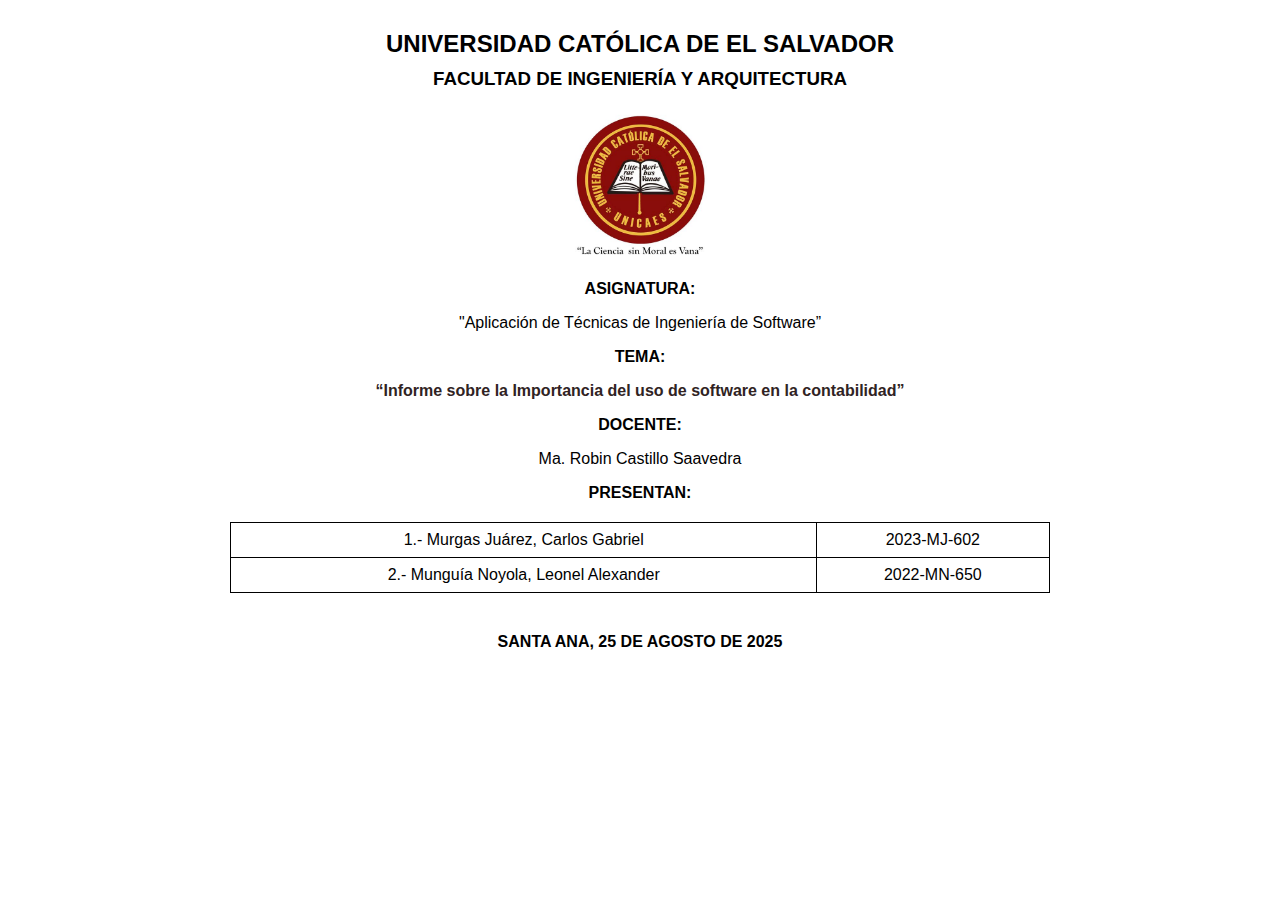
<file: index.html>
<!DOCTYPE html>
<html lang="es">
<head>
    <meta charset="UTF-8">
    <title>Carátula</title>
    <link rel="stylesheet" href="css/estilo.css">
</head>
<body>
    <div class="contenedor">

        <h2>UNIVERSIDAD CATÓLICA DE EL SALVADOR</h2>
        <h3>FACULTAD DE INGENIERÍA Y ARQUITECTURA</h3>

        <img src="imagenes/logo.jpg" alt="Logo Universidad" class="logo">

        <h4>ASIGNATURA:</h4>
        <p>"Aplicación de Técnicas de Ingeniería de Software”</p>

        <h4>TEMA:</h4>
        <p><span class="tema">“Informe sobre la Importancia del uso de software en la contabilidad”</span></p>

        <h4>DOCENTE:</h4>
        <p>Ma. Robin Castillo Saavedra</p>

        <h4>PRESENTAN:</h4>
        <table>
            <tr>
                <td>1.- Murgas Juárez, Carlos Gabriel</td>
                <td>2023-MJ-602</td>
            </tr>
            <tr>
                <td>2.- Munguía Noyola, Leonel Alexander</td>
                <td>2022-MN-650</td>
            </tr>
        </table>

        <p class="fecha">SANTA ANA, 25 DE AGOSTO DE 2025</p>
    </div>
</body>
</html>
</file>
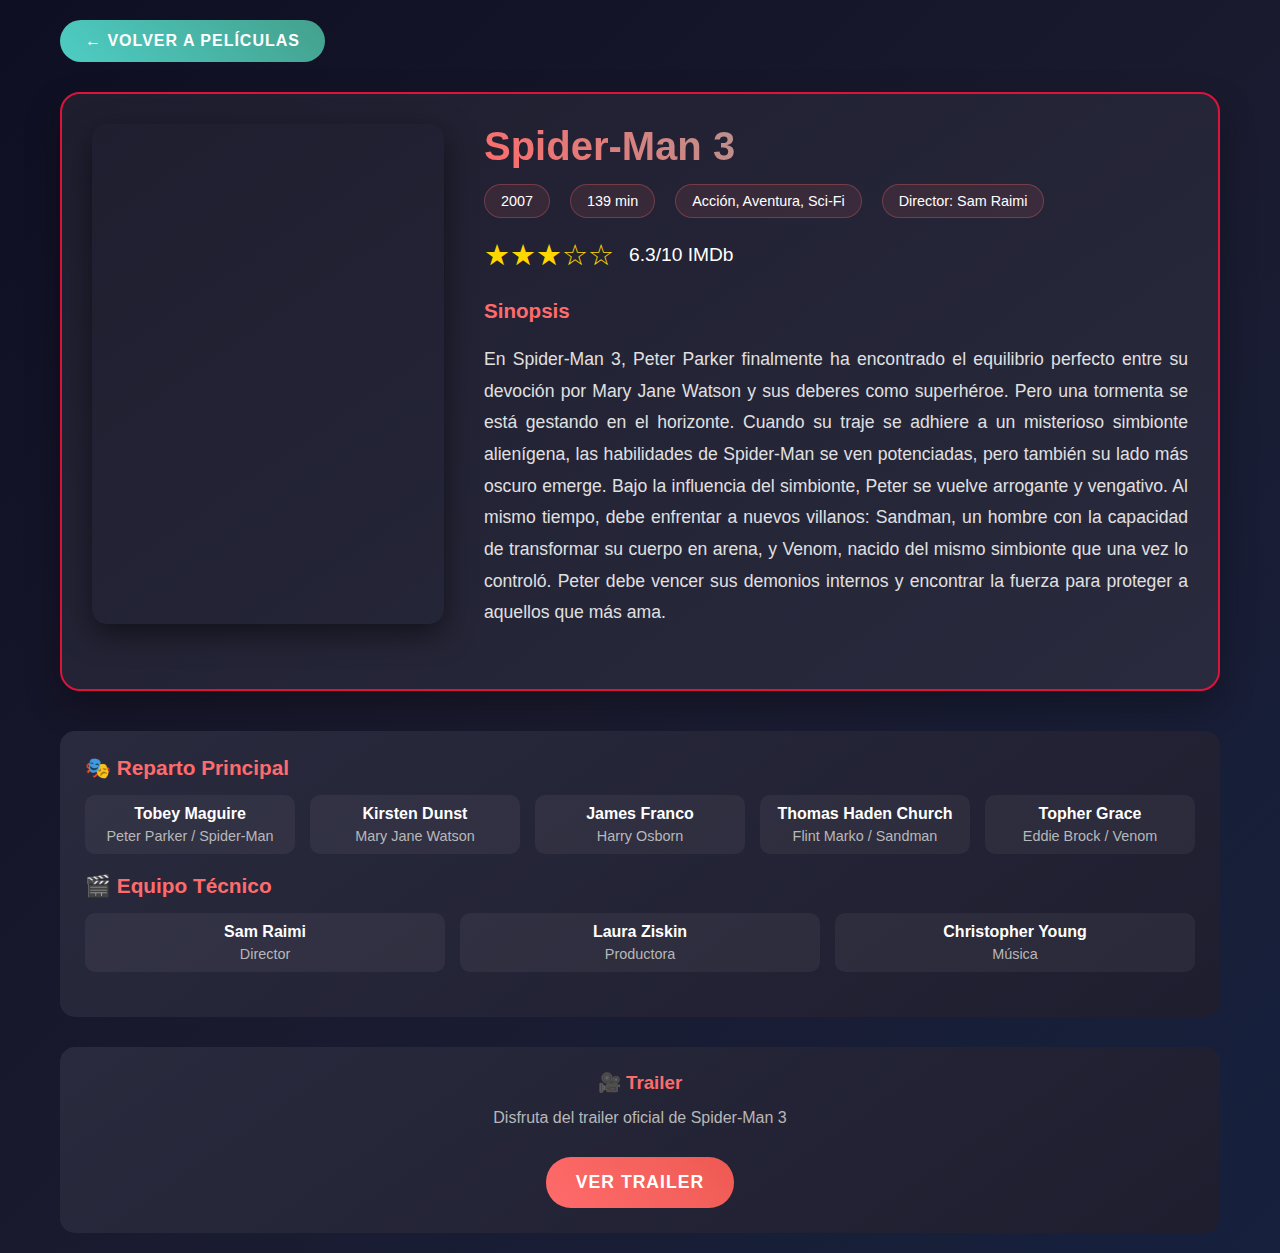
<file: detalles.html>
<!DOCTYPE html>
<html lang="es">
  <head>
    <meta charset="UTF-8" />
    <meta name="viewport" content="width=device-width, initial-scale=1.0" />
    <title>CineMax - Detalles de Película</title>
    <style>
      * {
        margin: 0;
        padding: 0;
        box-sizing: border-box;
      }

      body {
        font-family: "Arial", sans-serif;
        background: linear-gradient(135deg, #0f0f23, #1a1a2e, #16213e);
        color: #fff;
        min-height: 100vh;
      }

      .container {
        max-width: 1200px;
        margin: 0 auto;
        padding: 20px;
      }

      .back-btn {
        background: linear-gradient(45deg, #4ecdc4, #44a08d);
        color: white;
        border: none;
        padding: 12px 25px;
        border-radius: 25px;
        cursor: pointer;
        font-size: 1em;
        margin-bottom: 30px;
        text-decoration: none;
        display: inline-block;
        transition: all 0.3s ease;
        text-transform: uppercase;
        letter-spacing: 1px;
        font-weight: 600;
      }

      .back-btn:hover {
        transform: translateY(-2px);
        box-shadow: 0 8px 25px rgba(78, 205, 196, 0.4);
      }

      .movie-detail {
        display: grid;
        grid-template-columns: 1fr 2fr;
        gap: 40px;
        margin-bottom: 40px;
        background: linear-gradient(145deg, #1e1e2f, #2a2a3e);
        border-radius: 20px;
        padding: 30px;
        box-shadow: 0 15px 35px rgba(0, 0, 0, 0.3);
      }

      .movie-poster-large {
        width: 100%;
        height: 500px;
        background-size: cover;
        background-position: center;
        border-radius: 15px;
        box-shadow: 0 10px 30px rgba(0, 0, 0, 0.5);
      }

      .movie-info-detailed {
        display: flex;
        flex-direction: column;
        justify-content: space-between;
      }

      .movie-title-large {
        font-size: 2.5em;
        margin-bottom: 15px;
        background: linear-gradient(45deg, #ff6b6b, #4ecdc4);
        background-clip: text;
        -webkit-background-clip: text;
        -webkit-text-fill-color: transparent;
      }

      .movie-meta {
        display: flex;
        gap: 20px;
        margin-bottom: 20px;
        flex-wrap: wrap;
      }

      .meta-item {
        background: rgba(255, 107, 107, 0.1);
        padding: 8px 16px;
        border-radius: 20px;
        font-size: 0.9em;
        border: 1px solid rgba(255, 107, 107, 0.3);
      }

      .rating-large {
        display: flex;
        align-items: center;
        margin-bottom: 20px;
        font-size: 1.2em;
      }

      .stars-large {
        color: #ffd700;
        margin-right: 15px;
        font-size: 1.5em;
      }

      .synopsis {
        font-size: 1.1em;
        line-height: 1.8;
        color: #e0e0e0;
        margin-bottom: 30px;
        text-align: justify;
      }

      .cast-crew {
        background: linear-gradient(145deg, #2a2a3e, #1e1e2f);
        border-radius: 15px;
        padding: 25px;
        margin-bottom: 30px;
      }

      .cast-crew h3 {
        color: #ff6b6b;
        margin-bottom: 15px;
        font-size: 1.3em;
      }

      .cast-list,
      .crew-list {
        display: grid;
        grid-template-columns: repeat(auto-fit, minmax(200px, 1fr));
        gap: 15px;
        margin-bottom: 20px;
      }

      .person {
        background: rgba(255, 255, 255, 0.05);
        padding: 10px;
        border-radius: 10px;
        text-align: center;
      }

      .person-name {
        font-weight: bold;
        margin-bottom: 5px;
      }

      .person-role {
        color: #b8b8b8;
        font-size: 0.9em;
      }

      .trailer-section {
        background: linear-gradient(145deg, #2a2a3e, #1e1e2f);
        border-radius: 15px;
        padding: 25px;
        text-align: center;
      }

      .trailer-btn {
        background: linear-gradient(45deg, #ff6b6b, #ee5a52);
        color: white;
        border: none;
        padding: 15px 30px;
        border-radius: 25px;
        cursor: pointer;
        font-size: 1.1em;
        font-weight: 600;
        transition: all 0.3s ease;
        text-transform: uppercase;
        letter-spacing: 1px;
        margin-top: 15px;
      }

      .trailer-btn:hover {
        transform: translateY(-2px);
        box-shadow: 0 8px 25px rgba(255, 107, 107, 0.6);
      }

      @media (max-width: 768px) {
        .movie-detail {
          grid-template-columns: 1fr;
          gap: 20px;
        }

        .movie-title-large {
          font-size: 2em;
        }

        .cast-list,
        .crew-list {
          grid-template-columns: 1fr;
        }
      }

      /* Estilos específicos para cada película */
      .spiderman-theme {
        border: 2px solid #dc143c;
      }

      .transformers-theme {
        border: 2px solid #ff8c00;
      }

      .conjuro-theme {
        border: 2px solid #8b0000;
      }
    </style>
  </head>
  <body>
    <div class="container">
      <a href="peliculas.html" class="back-btn">← Volver a Películas</a>

      <div id="movie-content">
        <!-- El contenido se carga dinámicamente con JavaScript -->
      </div>
    </div>

    <script>
      // Datos de las películas
      const peliculas = {
        spiderman3: {
          titulo: "Spider-Man 3",
          año: "2007",
          duracion: "139 min",
          genero: "Acción, Aventura, Sci-Fi",
          director: "Sam Raimi",
          rating: "6.3",
          estrellas: "★★★☆☆",
          poster:
            "data:image/svg+xml,<svg xmlns='http://www.w3.org/2000/svg' viewBox='0 0 400 600'><rect width='400' height='600' fill='%23dc143c'/><circle cx='200' cy='150' r='60' fill='%23000'/><path d='M200 90 L200 210 M140 150 L260 150 M170 120 L230 120 M170 180 L230 180' stroke='%23fff' stroke-width='3'/><text x='200' y='350' text-anchor='middle' fill='%23fff' font-size='24' font-weight='bold'>SPIDER-MAN 3</text><text x='200' y='380' text-anchor='middle' fill='%23ccc' font-size='16'>2007</text></svg>",
          sinopsis:
            "En Spider-Man 3, Peter Parker finalmente ha encontrado el equilibrio perfecto entre su devoción por Mary Jane Watson y sus deberes como superhéroe. Pero una tormenta se está gestando en el horizonte. Cuando su traje se adhiere a un misterioso simbionte alienígena, las habilidades de Spider-Man se ven potenciadas, pero también su lado más oscuro emerge. Bajo la influencia del simbionte, Peter se vuelve arrogante y vengativo. Al mismo tiempo, debe enfrentar a nuevos villanos: Sandman, un hombre con la capacidad de transformar su cuerpo en arena, y Venom, nacido del mismo simbionte que una vez lo controló. Peter debe vencer sus demonios internos y encontrar la fuerza para proteger a aquellos que más ama.",
          reparto: [
            { nombre: "Tobey Maguire", papel: "Peter Parker / Spider-Man" },
            { nombre: "Kirsten Dunst", papel: "Mary Jane Watson" },
            { nombre: "James Franco", papel: "Harry Osborn" },
            { nombre: "Thomas Haden Church", papel: "Flint Marko / Sandman" },
            { nombre: "Topher Grace", papel: "Eddie Brock / Venom" },
          ],
          equipo: [
            { nombre: "Sam Raimi", papel: "Director" },
            { nombre: "Laura Ziskin", papel: "Productora" },
            { nombre: "Christopher Young", papel: "Música" },
          ],
          tema: "spiderman-theme",
        },
        transformers2: {
          titulo: "Transformers: Revenge of the Fallen",
          año: "2009",
          duracion: "149 min",
          genero: "Acción, Aventura, Sci-Fi",
          director: "Michael Bay",
          rating: "6.0",
          estrellas: "★★★☆☆",
          poster:
            "data:image/svg+xml,<svg xmlns='http://www.w3.org/2000/svg' viewBox='0 0 400 600'><rect width='400' height='600' fill='%231a1a1a'/><polygon points='200,80 240,140 160,140' fill='%23ff8c00'/><rect x='180' y='140' width='40' height='60' fill='%23c0c0c0'/><rect x='170' y='200' width='60' height='40' fill='%23808080'/><text x='200' y='320' text-anchor='middle' fill='%23fff' font-size='20' font-weight='bold'>TRANSFORMERS:</text><text x='200' y='345' text-anchor='middle' fill='%23fff' font-size='20' font-weight='bold'>REVENGE OF</text><text x='200' y='370' text-anchor='middle' fill='%23fff' font-size='20' font-weight='bold'>THE FALLEN</text><text x='200' y='400' text-anchor='middle' fill='%23ccc' font-size='16'>2009</text></svg>",
          sinopsis:
            "Dos años han pasado desde que Sam Witwicky salvó el universo, rescatando al mundo de una invasión malévola al lado de los Autobots liderados por Optimus Prime. A pesar de sus actos heroicos, Sam sigue siendo un adolescente normal que lucha por una vida ordinaria: quiere ir a la universidad y alejarse de los robots. Pero el destino tiene otros planes para él. Los fragmentos del AllSpark han impregnado su mente con antiguos símbolos Cybertron, convirtiendo a Sam en el objetivo principal de los Decepticons. Cuando una antigua raza de máquinas llamada 'The Fallen' despierta para reclamar la Tierra, Sam debe aceptar su destino y unirse una vez más a Optimus Prime y Bumblebee en una batalla épica que se extiende por todo el mundo.",
          reparto: [
            { nombre: "Shia LaBeouf", papel: "Sam Witwicky" },
            { nombre: "Megan Fox", papel: "Mikaela Banes" },
            { nombre: "Josh Duhamel", papel: "Major Lennox" },
            { nombre: "Tyrese Gibson", papel: "Robert Epps" },
            { nombre: "John Turturro", papel: "Agent Simmons" },
          ],
          equipo: [
            { nombre: "Michael Bay", papel: "Director" },
            { nombre: "Lorenzo di Bonaventura", papel: "Productor" },
            { nombre: "Steve Jablonsky", papel: "Música" },
          ],
          tema: "transformers-theme",
        },
        conjuro2: {
          titulo: "El Conjuro 2",
          año: "2016",
          duracion: "134 min",
          genero: "Terror, Misterio, Thriller",
          director: "James Wan",
          rating: "7.3",
          estrellas: "★★★★☆",
          poster:
            "data:image/svg+xml,<svg xmlns='http://www.w3.org/2000/svg' viewBox='0 0 400 600'><rect width='400' height='600' fill='%232c1810'/><circle cx='200' cy='150' r='50' fill='%23000' opacity='0.7'/><path d='M200 100 Q220 120 200 140 Q180 120 200 100' fill='%238b0000'/><rect x='150' y='180' width='100' height='80' fill='%234a4a4a' opacity='0.8'/><text x='200' y='320' text-anchor='middle' fill='%23fff' font-size='24' font-weight='bold'>EL CONJURO 2</text><text x='200' y='350' text-anchor='middle' fill='%23ccc' font-size='16'>2016</text></svg>",
          sinopsis:
            "En 1977, los renombrados demonólogos Ed y Lorraine Warren viajan a Enfield, un pueblo en el norte de Londres, para investigar informes de actividad sobrenatural en la casa de la familia Hodgson. Peggy Hodgson, una madre soltera que lucha por mantener a flote su familia, busca ayuda cuando fenómenos extraños y aterradores comienzan a atormentar a su familia, especialmente a su hija Janet. Lo que inicialmente parece ser un caso de poltergeist se convierte en algo mucho más siniestro y peligroso. Los Warren pronto descubren que se enfrentan a una de las manifestaciones más malévolas que han encontrado jamás. Mientras Janet se convierte en el foco de la actividad paranormal, los Warren deben usar toda su experiencia y fe para salvar a la niña y a su familia de una presencia demoníaca que amenaza con destruir sus vidas.",
          reparto: [
            { nombre: "Patrick Wilson", papel: "Ed Warren" },
            { nombre: "Vera Farmiga", papel: "Lorraine Warren" },
            { nombre: "Madison Wolfe", papel: "Janet Hodgson" },
            { nombre: "Frances O'Connor", papel: "Peggy Hodgson" },
            { nombre: "Lauren Esposito", papel: "Margaret Hodgson" },
          ],
          equipo: [
            { nombre: "James Wan", papel: "Director" },
            { nombre: "Peter Safran", papel: "Productor" },
            { nombre: "Joseph Bishara", papel: "Música" },
          ],
          tema: "conjuro-theme",
        },
      };

      function cargarDetalles() {
        const peliculaId =
          localStorage.getItem("peliculaSeleccionada") || "spiderman3";
        const pelicula = peliculas[peliculaId];

        const content = document.getElementById("movie-content");
        content.innerHTML = `
                <div class="movie-detail ${pelicula.tema}">
                    <div class="movie-poster-large" style="background-image: url('${
                      pelicula.poster
                    }')"></div>
                    <div class="movie-info-detailed">
                        <div>
                            <h1 class="movie-title-large">${
                              pelicula.titulo
                            }</h1>
                            <div class="movie-meta">
                                <div class="meta-item">${pelicula.año}</div>
                                <div class="meta-item">${
                                  pelicula.duracion
                                }</div>
                                <div class="meta-item">${pelicula.genero}</div>
                                <div class="meta-item">Director: ${
                                  pelicula.director
                                }</div>
                            </div>
                            <div class="rating-large">
                                <div class="stars-large">${
                                  pelicula.estrellas
                                }</div>
                                <div>${pelicula.rating}/10 IMDb</div>
                            </div>
                        </div>
                        <div class="synopsis">
                            <h3 style="color: #ff6b6b; margin-bottom: 15px;">Sinopsis</h3>
                            ${pelicula.sinopsis}
                        </div>
                    </div>
                </div>

                <div class="cast-crew">
                    <h3>🎭 Reparto Principal</h3>
                    <div class="cast-list">
                        ${pelicula.reparto
                          .map(
                            (actor) => `
                            <div class="person">
                                <div class="person-name">${actor.nombre}</div>
                                <div class="person-role">${actor.papel}</div>
                            </div>
                        `
                          )
                          .join("")}
                    </div>

                    <h3>🎬 Equipo Técnico</h3>
                    <div class="crew-list">
                        ${pelicula.equipo
                          .map(
                            (crew) => `
                            <div class="person">
                                <div class="person-name">${crew.nombre}</div>
                                <div class="person-role">${crew.papel}</div>
                            </div>
                        `
                          )
                          .join("")}
                    </div>
                </div>

                <div class="trailer-section">
                    <h3 style="color: #ff6b6b; margin-bottom: 15px;">🎥 Trailer</h3>
                    <p style="color: #b8b8b8; margin-bottom: 15px;">Disfruta del trailer oficial de ${
                      pelicula.titulo
                    }</p>
                    <button class="trailer-btn" onclick="verTrailer('${peliculaId}')">Ver Trailer</button>
                </div>
            `;
      }

      function verTrailer(peliculaId) {
        const trailers = {
          spiderman3: "Reproduciendo trailer de Spider-Man 3...",
          transformers2:
            "Reproduciendo trailer de Transformers: Revenge of the Fallen...",
          conjuro2: "Reproduciendo trailer de El Conjuro 2...",
        };

        alert(trailers[peliculaId]);
      }

      // Cargar detalles cuando se carga la página
      document.addEventListener("DOMContentLoaded", cargarDetalles);

      // Animación de entrada
      document.addEventListener("DOMContentLoaded", function () {
        setTimeout(() => {
          const movieDetail = document.querySelector(".movie-detail");
          const sections = document.querySelectorAll(
            ".cast-crew, .trailer-section"
          );

          movieDetail.style.opacity = "0";
          movieDetail.style.transform = "translateY(30px)";
          movieDetail.style.transition = "all 0.6s ease";

          setTimeout(() => {
            movieDetail.style.opacity = "1";
            movieDetail.style.transform = "translateY(0)";
          }, 100);

          sections.forEach((section, index) => {
            section.style.opacity = "0";
            section.style.transform = "translateY(30px)";
            section.style.transition = "all 0.6s ease";

            setTimeout(() => {
              section.style.opacity = "1";
              section.style.transform = "translateY(0)";
            }, 300 + index * 200);
          });
        }, 50);
      });
    </script>
  </body>
</html>
</file>
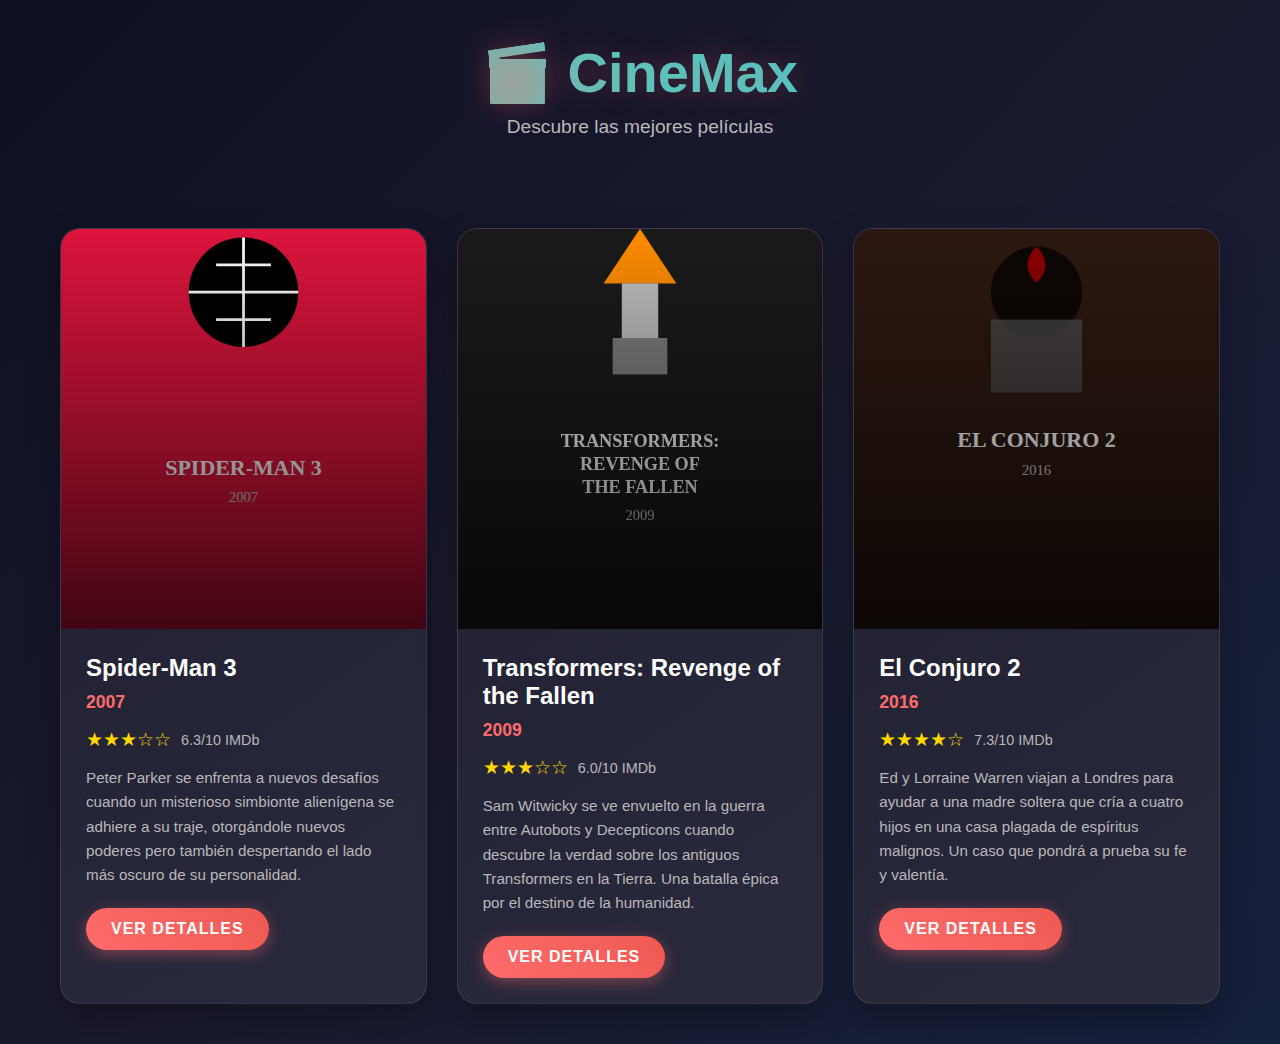
<file: peliculas.html>
<!DOCTYPE html>
<html lang="es">
  <head>
    <meta charset="UTF-8" />
    <meta name="viewport" content="width=device-width, initial-scale=1.0" />
    <title>CineMax - Películas</title>
    <style>
      * {
        margin: 0;
        padding: 0;
        box-sizing: border-box;
      }

      body {
        font-family: "Arial", sans-serif;
        background: linear-gradient(135deg, #0f0f23, #1a1a2e, #16213e);
        color: #fff;
        min-height: 100vh;
      }

      .container {
        max-width: 1200px;
        margin: 0 auto;
        padding: 20px;
      }

      .header {
        text-align: center;
        margin-bottom: 50px;
        padding: 20px 0;
      }

      .header h1 {
        font-size: 3.5em;
        background: linear-gradient(45deg, #ff6b6b, #4ecdc4, #45b7d1);
        background-clip: text;
        -webkit-background-clip: text;
        -webkit-text-fill-color: transparent;
        margin-bottom: 10px;
        text-shadow: 0 0 30px rgba(255, 107, 107, 0.3);
      }

      .header p {
        font-size: 1.2em;
        color: #b8b8b8;
        margin-top: 10px;
      }

      .movies-grid {
        display: grid;
        grid-template-columns: repeat(auto-fit, minmax(350px, 1fr));
        gap: 30px;
        padding: 20px 0;
      }

      .movie-card {
        background: linear-gradient(145deg, #1e1e2f, #2a2a3e);
        border-radius: 20px;
        overflow: hidden;
        box-shadow: 0 15px 35px rgba(0, 0, 0, 0.3);
        transition: all 0.4s ease;
        border: 1px solid rgba(255, 255, 255, 0.1);
        position: relative;
      }

      .movie-card:hover {
        transform: translateY(-10px) scale(1.02);
        box-shadow: 0 25px 50px rgba(0, 0, 0, 0.4);
        border-color: rgba(255, 107, 107, 0.3);
      }

      .movie-poster {
        width: 100%;
        height: 400px;
        background-size: cover;
        background-position: center;
        position: relative;
        overflow: hidden;
      }

      .movie-poster::before {
        content: "";
        position: absolute;
        top: 0;
        left: 0;
        right: 0;
        bottom: 0;
        background: linear-gradient(
          to bottom,
          transparent 0%,
          rgba(0, 0, 0, 0.7) 100%
        );
        z-index: 1;
      }

      .spiderman {
        background-image: url('data:image/svg+xml,<svg xmlns="http://www.w3.org/2000/svg" viewBox="0 0 400 600"><rect width="400" height="600" fill="%23dc143c"/><circle cx="200" cy="150" r="60" fill="%23000"/><path d="M200 90 L200 210 M140 150 L260 150 M170 120 L230 120 M170 180 L230 180" stroke="%23fff" stroke-width="3"/><text x="200" y="350" text-anchor="middle" fill="%23fff" font-size="24" font-weight="bold">SPIDER-MAN 3</text><text x="200" y="380" text-anchor="middle" fill="%23ccc" font-size="16">2007</text></svg>');
      }

      .transformers {
        background-image: url('data:image/svg+xml,<svg xmlns="http://www.w3.org/2000/svg" viewBox="0 0 400 600"><rect width="400" height="600" fill="%231a1a1a"/><polygon points="200,80 240,140 160,140" fill="%23ff8c00"/><rect x="180" y="140" width="40" height="60" fill="%23c0c0c0"/><rect x="170" y="200" width="60" height="40" fill="%23808080"/><text x="200" y="320" text-anchor="middle" fill="%23fff" font-size="20" font-weight="bold">TRANSFORMERS:</text><text x="200" y="345" text-anchor="middle" fill="%23fff" font-size="20" font-weight="bold">REVENGE OF</text><text x="200" y="370" text-anchor="middle" fill="%23fff" font-size="20" font-weight="bold">THE FALLEN</text><text x="200" y="400" text-anchor="middle" fill="%23ccc" font-size="16">2009</text></svg>');
      }

      .conjuro {
        background-image: url('data:image/svg+xml,<svg xmlns="http://www.w3.org/2000/svg" viewBox="0 0 400 600"><rect width="400" height="600" fill="%232c1810"/><circle cx="200" cy="150" r="50" fill="%23000" opacity="0.7"/><path d="M200 100 Q220 120 200 140 Q180 120 200 100" fill="%238b0000"/><rect x="150" y="180" width="100" height="80" fill="%234a4a4a" opacity="0.8"/><text x="200" y="320" text-anchor="middle" fill="%23fff" font-size="24" font-weight="bold">EL CONJURO 2</text><text x="200" y="350" text-anchor="middle" fill="%23ccc" font-size="16">2016</text></svg>');
      }

      .movie-info {
        padding: 25px;
        position: relative;
        z-index: 2;
      }

      .movie-title {
        font-size: 1.5em;
        font-weight: bold;
        margin-bottom: 10px;
        color: #fff;
      }

      .movie-year {
        color: #ff6b6b;
        font-size: 1.1em;
        margin-bottom: 15px;
        font-weight: 600;
      }

      .movie-description {
        color: #b8b8b8;
        line-height: 1.6;
        margin-bottom: 20px;
        font-size: 0.95em;
      }

      .details-btn {
        background: linear-gradient(45deg, #ff6b6b, #ee5a52);
        color: white;
        border: none;
        padding: 12px 25px;
        border-radius: 25px;
        cursor: pointer;
        font-size: 1em;
        font-weight: 600;
        transition: all 0.3s ease;
        text-transform: uppercase;
        letter-spacing: 1px;
        box-shadow: 0 4px 15px rgba(255, 107, 107, 0.4);
      }

      .details-btn:hover {
        background: linear-gradient(45deg, #ee5a52, #ff6b6b);
        transform: translateY(-2px);
        box-shadow: 0 8px 25px rgba(255, 107, 107, 0.6);
      }

      .rating {
        display: flex;
        align-items: center;
        margin-bottom: 15px;
      }

      .stars {
        color: #ffd700;
        margin-right: 10px;
        font-size: 1.2em;
      }

      .rating-text {
        color: #b8b8b8;
        font-size: 0.9em;
      }

      @media (max-width: 768px) {
        .movies-grid {
          grid-template-columns: 1fr;
          gap: 20px;
        }

        .header h1 {
          font-size: 2.5em;
        }

        .container {
          padding: 15px;
        }
      }
    </style>
  </head>
  <body>
    <div class="container">
      <div class="header">
        <h1>🎬 CineMax</h1>
        <p>Descubre las mejores películas</p>
      </div>

      <div class="movies-grid">
        <!-- Spider-Man 3 -->
        <div class="movie-card">
          <div class="movie-poster spiderman"></div>
          <div class="movie-info">
            <h2 class="movie-title">Spider-Man 3</h2>
            <div class="movie-year">2007</div>
            <div class="rating">
              <div class="stars">★★★☆☆</div>
              <div class="rating-text">6.3/10 IMDb</div>
            </div>
            <p class="movie-description">
              Peter Parker se enfrenta a nuevos desafíos cuando un misterioso
              simbionte alienígena se adhiere a su traje, otorgándole nuevos
              poderes pero también despertando el lado más oscuro de su
              personalidad.
            </p>
            <button class="details-btn" onclick="verDetalles('spiderman3')">
              Ver Detalles
            </button>
          </div>
        </div>

        <!-- Transformers 2 -->
        <div class="movie-card">
          <div class="movie-poster transformers"></div>
          <div class="movie-info">
            <h2 class="movie-title">Transformers: Revenge of the Fallen</h2>
            <div class="movie-year">2009</div>
            <div class="rating">
              <div class="stars">★★★☆☆</div>
              <div class="rating-text">6.0/10 IMDb</div>
            </div>
            <p class="movie-description">
              Sam Witwicky se ve envuelto en la guerra entre Autobots y
              Decepticons cuando descubre la verdad sobre los antiguos
              Transformers en la Tierra. Una batalla épica por el destino de la
              humanidad.
            </p>
            <button class="details-btn" onclick="verDetalles('transformers2')">
              Ver Detalles
            </button>
          </div>
        </div>

        <!-- El Conjuro 2 -->
        <div class="movie-card">
          <div class="movie-poster conjuro"></div>
          <div class="movie-info">
            <h2 class="movie-title">El Conjuro 2</h2>
            <div class="movie-year">2016</div>
            <div class="rating">
              <div class="stars">★★★★☆</div>
              <div class="rating-text">7.3/10 IMDb</div>
            </div>
            <p class="movie-description">
              Ed y Lorraine Warren viajan a Londres para ayudar a una madre
              soltera que cría a cuatro hijos en una casa plagada de espíritus
              malignos. Un caso que pondrá a prueba su fe y valentía.
            </p>
            <button class="details-btn" onclick="verDetalles('conjuro2')">
              Ver Detalles
            </button>
          </div>
        </div>
      </div>
    </div>

    <script>
      function verDetalles(pelicula) {
        // Guardamos la información de la película seleccionada
        localStorage.setItem("peliculaSeleccionada", pelicula);

        // Redirigimos a la página de detalles
        window.location.href = "detalles.html";
      }

      // Efectos de animación al cargar la página
      document.addEventListener("DOMContentLoaded", function () {
        const cards = document.querySelectorAll(".movie-card");
        cards.forEach((card, index) => {
          card.style.opacity = "0";
          card.style.transform = "translateY(50px)";

          setTimeout(() => {
            card.style.transition = "all 0.6s ease";
            card.style.opacity = "1";
            card.style.transform = "translateY(0)";
          }, index * 200);
        });
      });
    </script>
  </body>
</html>
</file>
<file: css/estilo.css>
body {
    font-family: Arial, sans-serif;
    text-align: center;
    margin: 0;
    padding: 0;
}

.contenedor {
    width: 80%;
    margin: auto;
    padding: 20px;
}

.logo {
    width: 150px;
    margin: 20px auto;
    display: block;
}

h2, h3, h4 {
    margin: 10px 0;
}

.tema {
    color: rgb(48, 35, 35);
    font-weight: bold;
}

table {
    margin: 20px auto;
    border-collapse: collapse;
    width: 80%;
    color: black;
}

table, th, td {
    border: 1px solid black;
    padding: 8px;
}

th {
    background-color: #222;
}

.fecha {
    margin-top: 40px;
    font-weight: bold;
}
</file>
